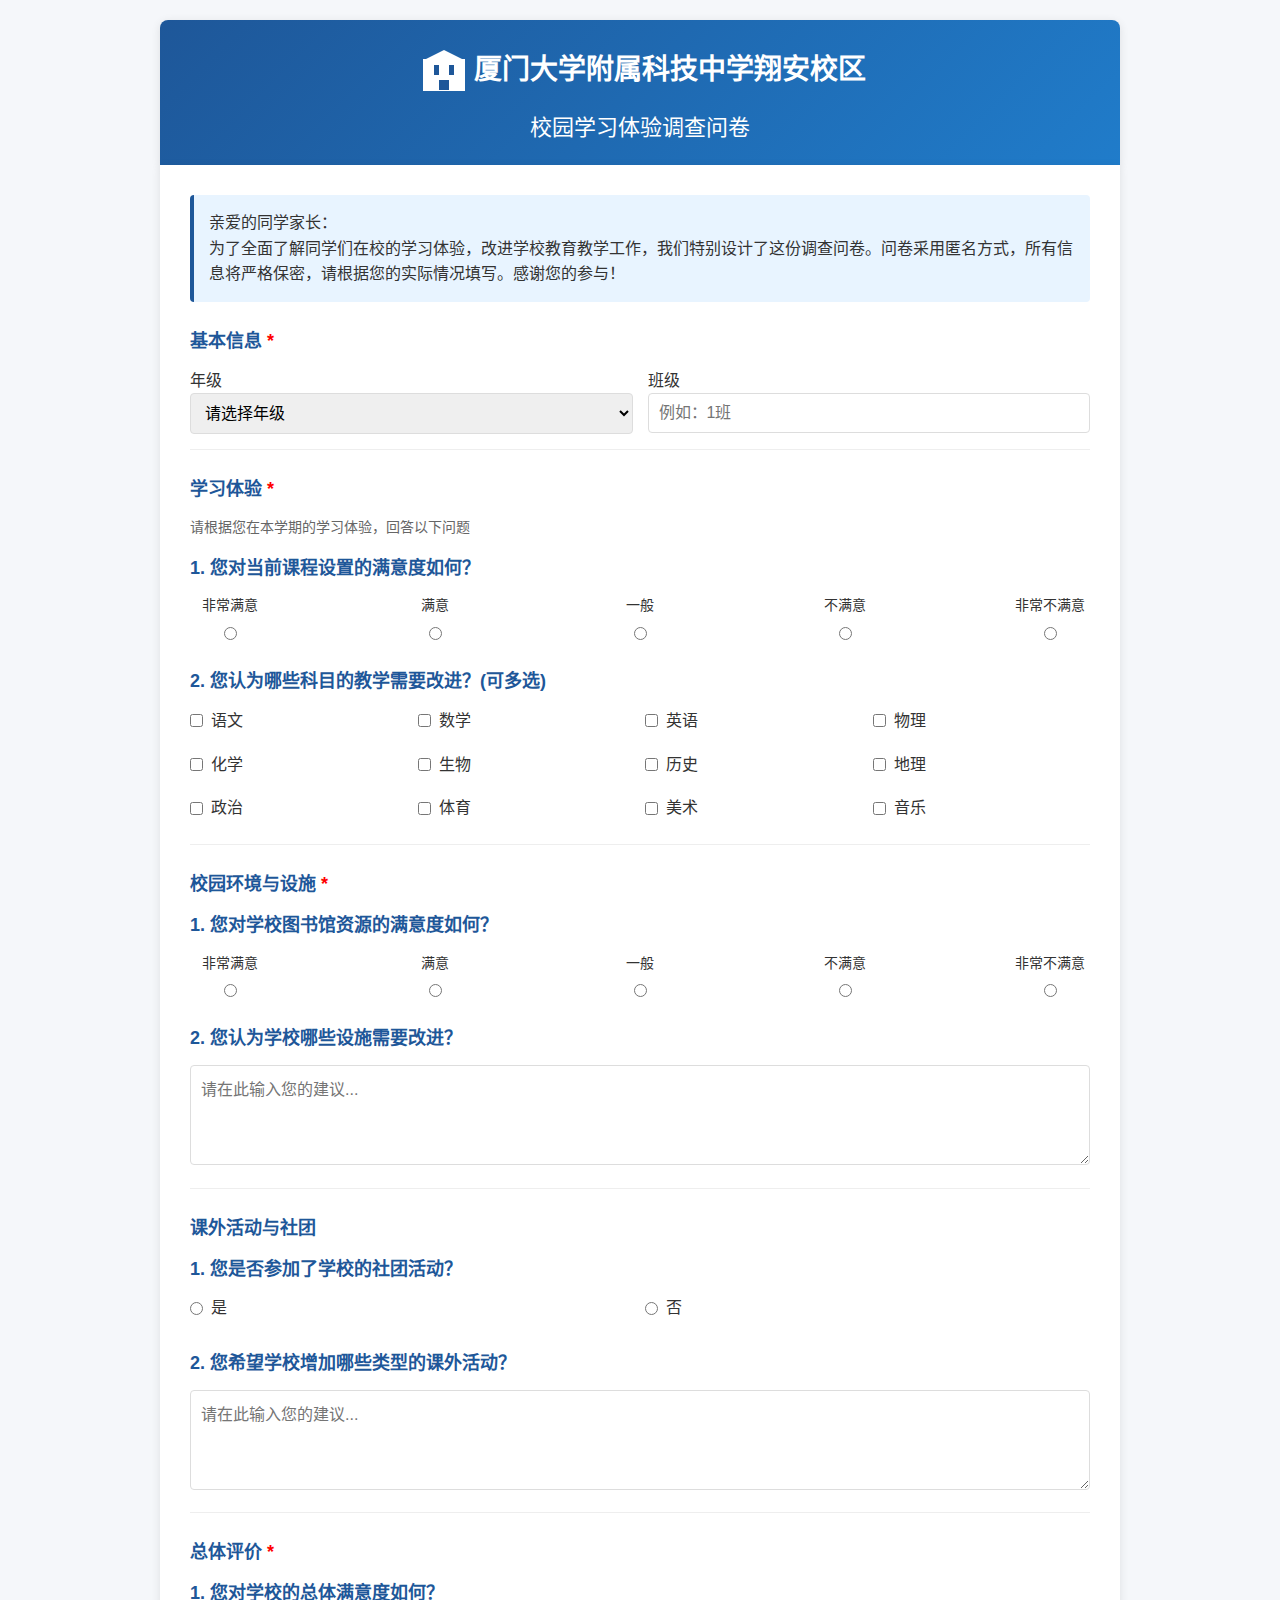
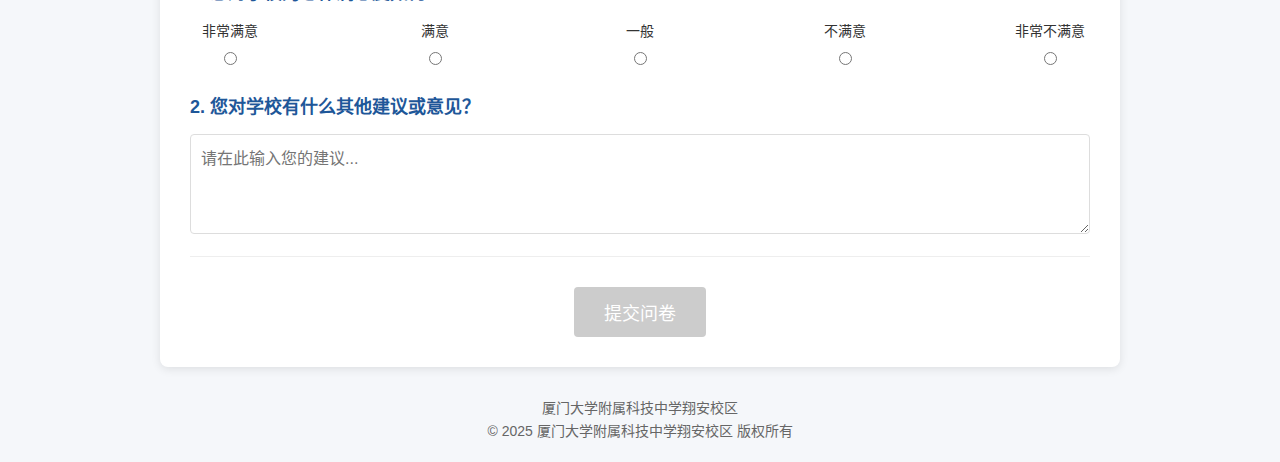
<file: index.html>
<!DOCTYPE html>
<html lang="zh-CN">
<head>
    <meta charset="UTF-8">
    <meta name="viewport" content="width=device-width, initial-scale=1.0">
    <title>厦门大学附属科技中学翔安校区问卷调查</title>
    <link rel="stylesheet" href="quest.css">
    <link rel="stylesheet" href="mobile.css">
</head>
<body>
    <div class="container">
        <header>
            <div class="school-logo">
                <svg width="60" height="60" viewBox="0 0 60 60" xmlns="http://www.w3.org/2000/svg">
                    <rect x="10" y="20" width="40" height="30" fill="#ffffff" stroke="#ffffff" stroke-width="2"/>
                    <polygon points="30,10 50,20 10,20" fill="#ffffff"/>
                    <rect x="20" y="25" width="5" height="10" fill="#1e5799"/>
                    <rect x="35" y="25" width="5" height="10" fill="#1e5799"/>
                    <rect x="25" y="40" width="10" height="10" fill="#1e5799"/>
                </svg>
                <div class="school-name">厦门大学附属科技中学翔安校区</div>
            </div>
            <h1 class="page-title">校园学习体验调查问卷</h1>
        </header>
        
        <div class="survey-container">
            <div class="intro-text">
                <p>亲爱的同学家长：</p>
                <p>为了全面了解同学们在校的学习体验，改进学校教育教学工作，我们特别设计了这份调查问卷。问卷采用匿名方式，所有信息将严格保密，请根据您的实际情况填写。感谢您的参与！</p>
            </div>
            
            <form id="survey-form">
                <!-- 基本信息 -->
                <div class="form-group">
                    <h2 class="question-title required">基本信息</h2>
                    
                    <div style="display: grid; grid-template-columns: 1fr 1fr; gap: 15px;">
                        <div>
                            <label for="grade">年级</label>
                            <select id="grade" name="grade" required>
                                <option value="">请选择年级</option>
                                <option value="初一">初一</option>
                                <option value="初二">初二</option>
                                <option value="初三">初三</option>
                                <option value="高一">高一</option>
                                <option value="高二">高二</option>
                                <option value="高三">高三</option>
                            </select>
                            <div class="error-message" id="grade-error">请选择年级</div>
                        </div>
                        
                        <div>
                            <label for="class">班级</label>
                            <input type="text" id="class" name="class" placeholder="例如：1班" required>
                            <div class="error-message" id="class-error">请输入班级</div>
                        </div>
                    </div>
                </div>
                
                <!-- 学习体验 -->
                <div class="form-group">
                    <h2 class="question-title required">学习体验</h2>
                    <p class="question-description">请根据您在本学期的学习体验，回答以下问题</p>
                    
                    <div class="question-item">
                        <p class="question-title">1. 您对当前课程设置的满意度如何？</p>
                        <div class="rating-container">
                            <div class="rating-item">
                                <label for="course-very-satisfied">非常满意</label>
                                <input type="radio" id="course-very-satisfied" name="course-satisfaction" value="非常满意" required>
                            </div>
                            <div class="rating-item">
                                <label for="course-satisfied">满意</label>
                                <input type="radio" id="course-satisfied" name="course-satisfaction" value="满意">
                            </div>
                            <div class="rating-item">
                                <label for="course-neutral">一般</label>
                                <input type="radio" id="course-neutral" name="course-satisfaction" value="一般">
                            </div>
                            <div class="rating-item">
                                <label for="course-unsatisfied">不满意</label>
                                <input type="radio" id="course-unsatisfied" name="course-satisfaction" value="不满意">
                            </div>
                            <div class="rating-item">
                                <label for="course-very-unsatisfied">非常不满意</label>
                                <input type="radio" id="course-very-unsatisfied" name="course-satisfaction" value="非常不满意">
                            </div>
                        </div>
                        <div class="error-message" id="course-satisfaction-error">请选择课程满意度</div>
                    </div>
                    
                    <div class="question-item" style="margin-top: 20px;">
                        <p class="question-title">2. 您认为哪些科目的教学需要改进？(可多选)</p>
                        <div class="options-container">
                            <div class="option-item">
                                <label><input type="checkbox" name="improve-subjects" value="语文"> 语文</label>
                            </div>
                            <div class="option-item">
                                <label><input type="checkbox" name="improve-subjects" value="数学"> 数学</label>
                            </div>
                            <div class="option-item">
                                <label><input type="checkbox" name="improve-subjects" value="英语"> 英语</label>
                            </div>
                            <div class="option-item">
                                <label><input type="checkbox" name="improve-subjects" value="物理"> 物理</label>
                            </div>
                            <div class="option-item">
                                <label><input type="checkbox" name="improve-subjects" value="化学"> 化学</label>
                            </div>
                            <div class="option-item">
                                <label><input type="checkbox" name="improve-subjects" value="生物"> 生物</label>
                            </div>
                            <div class="option-item">
                                <label><input type="checkbox" name="improve-subjects" value="历史"> 历史</label>
                            </div>
                            <div class="option-item">
                                <label><input type="checkbox" name="improve-subjects" value="地理"> 地理</label>
                            </div>
                            <div class="option-item">
                                <label><input type="checkbox" name="improve-subjects" value="政治"> 政治</label>
                            </div>
                            <div class="option-item">
                                <label><input type="checkbox" name="improve-subjects" value="体育"> 体育</label>
                            </div>
                            <div class="option-item">
                                <label><input type="checkbox" name="improve-subjects" value="美术"> 美术</label>
                            </div>
                            <div class="option-item">
                                <label><input type="checkbox" name="improve-subjects" value="音乐"> 音乐</label>
                            </div>
                        </div>
                    </div>
                </div>
                
                <!-- 校园环境 -->
                <div class="form-group">
                    <h2 class="question-title required">校园环境与设施</h2>
                    
                    <div class="question-item">
                        <p class="question-title">1. 您对学校图书馆资源的满意度如何？</p>
                        <div class="rating-container">
                            <div class="rating-item">
                                <label for="library-very-satisfied">非常满意</label>
                                <input type="radio" id="library-very-satisfied" name="library-satisfaction" value="非常满意" required>
                            </div>
                            <div class="rating-item">
                                <label for="library-satisfied">满意</label>
                                <input type="radio" id="library-satisfied" name="library-satisfaction" value="满意">
                            </div>
                            <div class="rating-item">
                                <label for="library-neutral">一般</label>
                                <input type="radio" id="library-neutral" name="library-satisfaction" value="一般">
                            </div>
                            <div class="rating-item">
                                <label for="library-unsatisfied">不满意</label>
                                <input type="radio" id="library-unsatisfied" name="library-satisfaction" value="不满意">
                            </div>
                            <div class="rating-item">
                                <label for="library-very-unsatisfied">非常不满意</label>
                                <input type="radio" id="library-very-unsatisfied" name="library-satisfaction" value="非常不满意">
                            </div>
                        </div>
                        <div class="error-message" id="library-satisfaction-error">请选择图书馆满意度</div>
                    </div>
                    
                    <div class="question-item" style="margin-top: 20px;">
                        <p class="question-title">2. 您认为学校哪些设施需要改进？</p>
                        <textarea name="facility-improvement" placeholder="请在此输入您的建议..."></textarea>
                    </div>
                </div>
                
                <!-- 课外活动 -->
                <div class="form-group">
                    <h2 class="question-title">课外活动与社团</h2>
                    
                    <div class="question-item">
                        <p class="question-title">1. 您是否参加了学校的社团活动？</p>
                        <div class="options-container">
                            <div class="option-item">
                                <label><input type="radio" name="club-participation" value="是" required> 是</label>
                            </div>
                            <div class="option-item">
                                <label><input type="radio" name="club-participation" value="否"> 否</label>
                            </div>
                        </div>
                        <div class="error-message" id="club-participation-error">请选择是否参加社团活动</div>
                    </div>
                    
                    <div class="question-item" style="margin-top: 20px;">
                        <p class="question-title">2. 您希望学校增加哪些类型的课外活动？</p>
                        <textarea name="activity-suggestions" placeholder="请在此输入您的建议..."></textarea>
                    </div>
                </div>
                
                <!-- 总体评价 -->
                <div class="form-group">
                    <h2 class="question-title required">总体评价</h2>
                    
                    <div class="question-item">
                        <p class="question-title">1. 您对学校的总体满意度如何？</p>
                        <div class="rating-container">
                            <div class="rating-item">
                                <label for="overall-very-satisfied">非常满意</label>
                                <input type="radio" id="overall-very-satisfied" name="overall-satisfaction" value="非常满意" required>
                            </div>
                            <div class="rating-item">
                                <label for="overall-satisfied">满意</label>
                                <input type="radio" id="overall-satisfied" name="overall-satisfaction" value="满意">
                            </div>
                            <div class="rating-item">
                                <label for="overall-neutral">一般</label>
                                <input type="radio" id="overall-neutral" name="overall-satisfaction" value="一般">
                            </div>
                            <div class="rating-item">
                                <label for="overall-unsatisfied">不满意</label>
                                <input type="radio" id="overall-unsatisfied" name="overall-satisfaction" value="不满意">
                            </div>
                            <div class="rating-item">
                                <label for="overall-very-unsatisfied">非常不满意</label>
                                <input type="radio" id="overall-very-unsatisfied" name="overall-satisfaction" value="非常不满意">
                            </div>
                        </div>
                        <div class="error-message" id="overall-satisfaction-error">请选择总体满意度</div>
                    </div>
                    
                    <div class="question-item" style="margin-top: 20px;">
                        <p class="question-title">2. 您对学校有什么其他建议或意见？</p>
                        <textarea name="other-suggestions" placeholder="请在此输入您的建议..."></textarea>
                    </div>
                </div>
                
                <div class="submit-container">
                    <button type="submit" class="submit-btn" id="submit-btn" disabled>提交问卷</button>
                </div>
            </form>
        </div>
        
        <footer>
            <p>厦门大学附属科技中学翔安校区</p>
            <p>© 2025 厦门大学附属科技中学翔安校区 版权所有</p>
        </footer>
    </div>

    <script src = "quest.js"></script>
</body>
</html>
</file>
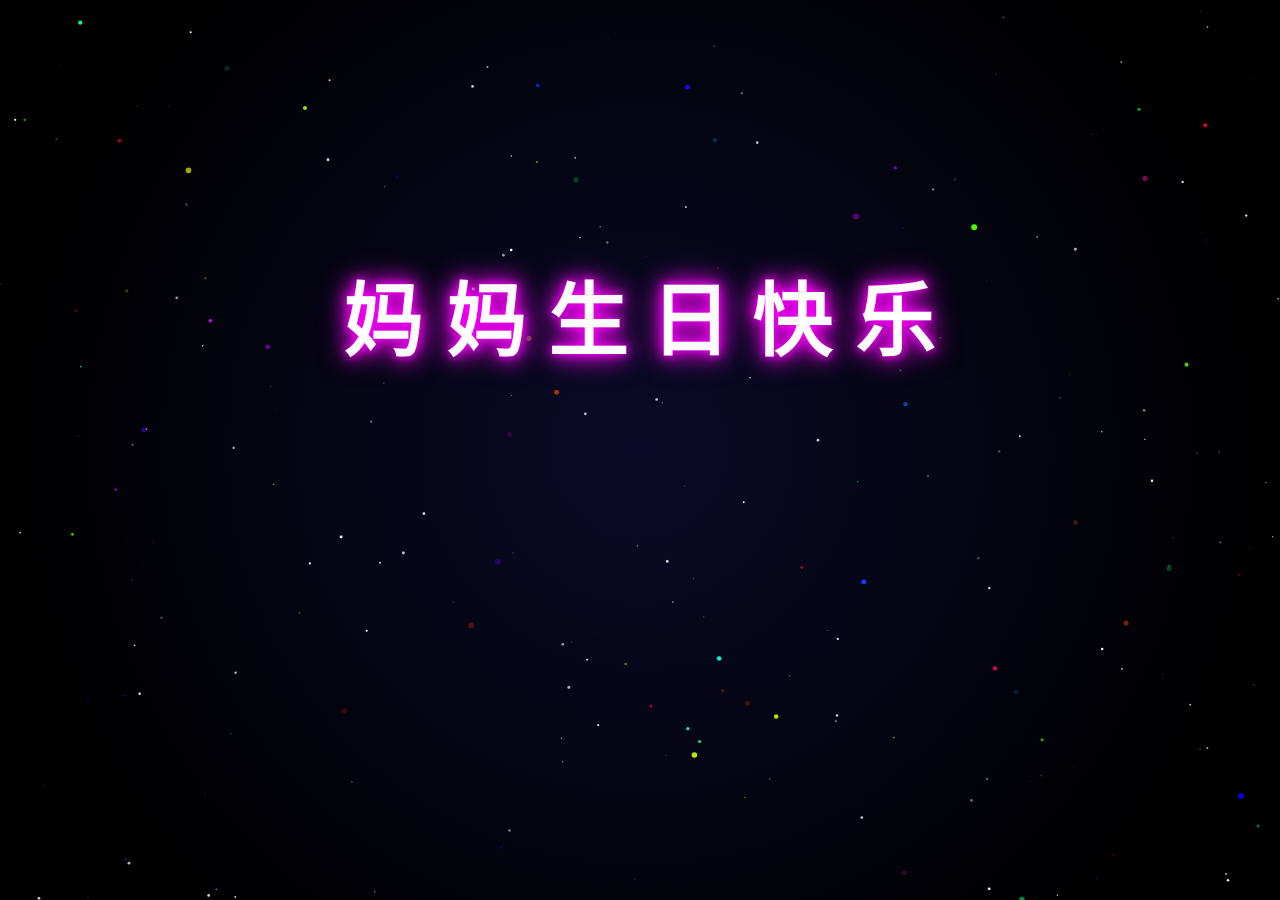
<file: success.html>
<!DOCTYPE html>
<html lang="zh-CN">
<head>
    <meta charset="UTF-8">
    <meta name="viewport" content="width=device-width, initial-scale=1.0">
    <title>生日快乐！</title>
    <link rel="stylesheet" href="success.css">
    <link rel="stylesheet" href="mobile.css">
</head>
<body>
    <canvas id="birthdayCanvas"></canvas>
    <div class="container">
        <h1>
            <span>妈</span>
            <span>妈</span>
            <span>生</span>
            <span>日</span>
            <span>快</span>
            <span>乐</span>
        </h1>
        <p class="message">在这个特别的日子里，我想对您说一声：生日快乐！感谢您这些年来无私的付出和无尽的爱。您就像一盏明灯，照亮我前行的道路；您就像一棵大树，为我遮风挡雨。
            
        还记得小时候，您总是耐心地教我走路、说话，陪伴我度过每一个成长的瞬间。您的手温暖而有力，您的笑容温柔而灿烂。即使在我犯错时，您也总是用理解和宽容来引导我，而不是严厉的责备。
        
        如今，岁月已在您的鬓角留下痕迹，但您在我心中永远是最美丽的妈妈。您的智慧、坚强和善良一直是我学习的榜样。
        
        妈妈，谢谢您为我付出的一切。您的爱如春雨般细腻，如阳光般温暖。今天，在您生日这个特别的日子里，我衷心祝愿您：
        
        愿您身体健康，笑容常驻；愿您心情愉快，无忧无虑；愿您的每一天都充满阳光和快乐！
        
        无论我身在何处，您永远是我最牵挂的人。我会永远爱您，珍惜您，就像您一直珍惜我那样。</p>
    </div>

    <script src="success.js"></script>
</body>
</html>
</file>
<file: quest.css>
* {
    margin: 0;
    padding: 0;
    box-sizing: border-box;
    font-family: 'Microsoft YaHei', Arial, sans-serif;
}

body {
    background-color: #f5f7fa;
    color: #333;
    line-height: 1.6;
}

.container {
    max-width: 1000px;
    margin: 0 auto;
    padding: 20px;
}

header {
    background: linear-gradient(135deg, #1e5799 0%, #207cca 100%);
    color: white;
    padding: 20px 0;
    text-align: center;
    border-radius: 8px 8px 0 0;
    box-shadow: 0 2px 10px rgba(0,0,0,0.1);
}

.school-logo {
    display: flex;
    align-items: center;
    justify-content: center;
    margin-bottom: 10px;
}

.school-logo img {
    height: 60px;
    margin-right: 15px;
}

.school-name {
    font-size: 28px;
    font-weight: bold;
}

.page-title {
    font-size: 22px;
    margin-top: 10px;
    font-weight: normal;
}

.survey-container {
    background: white;
    padding: 30px;
    border-radius: 0 0 8px 8px;
    box-shadow: 0 2px 10px rgba(0,0,0,0.1);
}

.intro-text {
    margin-bottom: 25px;
    padding: 15px;
    background: #e8f4ff;
    border-left: 4px solid #1e5799;
    border-radius: 4px;
}

.form-group {
    margin-bottom: 25px;
    padding-bottom: 15px;
    border-bottom: 1px solid #eee;
}

.form-group:last-child {
    border-bottom: none;
}

.question-title {
    font-size: 18px;
    margin-bottom: 12px;
    color: #1e5799;
    font-weight: bold;
}

.question-description {
    font-size: 14px;
    color: #666;
    margin-bottom: 15px;
}

.options-container {
    display: flex;
    flex-wrap: wrap;
    gap: 10px;
}

.option-item {
    flex: 1 0 200px;
    margin-bottom: 8px;
}

.option-item label {
    display: flex;
    align-items: center;
    cursor: pointer;
}

.option-item input {
    margin-right: 8px;
}

input[type="text"], input[type="email"], textarea, select {
    width: 100%;
    padding: 10px;
    border: 1px solid #ddd;
    border-radius: 4px;
    font-size: 16px;
}

textarea {
    min-height: 100px;
    resize: vertical;
}

.rating-container {
    display: flex;
    justify-content: space-between;
    margin-top: 10px;
}

.rating-item {
    text-align: center;
    flex: 1;
    max-width: 80px;
}

.rating-item label {
    display: block;
    margin-bottom: 5px;
    font-size: 14px;
}

.required::after {
    content: " *";
    color: red;
}

.error-message {
    color: red;
    font-size: 14px;
    margin-top: 5px;
    display: none;
}

.submit-container {
    text-align: center;
    margin-top: 30px;
}

.submit-btn {
    background: #1e5799;
    color: white;
    border: none;
    padding: 12px 30px;
    font-size: 18px;
    border-radius: 4px;
    cursor: pointer;
    transition: background 0.3s;
}

.submit-btn:hover {
    background: #16457a;
}

.submit-btn:disabled {
    background: #cccccc;
    cursor: not-allowed;
}

footer {
    text-align: center;
    margin-top: 30px;
    color: #666;
    font-size: 14px;
}

@media (max-width: 768px) {
    .options-container {
        flex-direction: column;
    }
    
    .option-item {
        flex: 1 0 100%;
    }
    
    .rating-container {
        flex-wrap: wrap;
    }
    
    .rating-item {
        flex: 1 0 30%;
        margin-bottom: 10px;
    }
}
</file>
<file: mobile.css>
/* 移动端优化样式 */
@media (max-width: 768px) {
    * {
        -webkit-tap-highlight-color: transparent;
    }
    
    body {
        font-size: 16px; /* 防止iOS缩放 */
        line-height: 1.5;
    }
    
    .container {
        padding: 10px;
        max-width: 100%;
    }
    
    header {
        padding: 15px 0;
        border-radius: 0;
    }
    
    .school-logo {
        flex-direction: column;
        text-align: center;
    }
    
    .school-logo img {
        height: 50px;
        margin-right: 0;
        margin-bottom: 10px;
    }
    
    .school-name {
        font-size: 20px;
    }
    
    .page-title {
        font-size: 18px;
        margin-top: 5px;
    }
    
    .survey-container {
        padding: 20px 15px;
        border-radius: 0;
    }
    
    .intro-text {
        padding: 12px;
        font-size: 14px;
    }
    
    .form-group {
        margin-bottom: 20px;
        padding-bottom: 15px;
    }
    
    .question-title {
        font-size: 16px;
        margin-bottom: 10px;
    }
    
    .question-description {
        font-size: 14px;
        margin-bottom: 12px;
    }
    
    .options-container {
        flex-direction: column;
        gap: 8px;
    }
    
    .option-item {
        flex: 1 0 100%;
        margin-bottom: 5px;
    }
    
    .option-item label {
        padding: 8px 0;
        font-size: 15px;
    }
    
    input[type="text"], 
    input[type="email"], 
    textarea, 
    select {
        padding: 12px;
        font-size: 16px; /* 防止iOS缩放 */
        border: 1px solid #ccc;
        border-radius: 4px;
    }
    
    textarea {
        min-height: 120px;
    }
    
    .rating-container {
        flex-wrap: wrap;
        gap: 10px;
    }
    
    .rating-item {
        flex: 0 0 48%;
        max-width: none;
        margin-bottom: 8px;
    }
    
    .rating-item label {
        font-size: 14px;
        margin-bottom: 5px;
    }
    
    input[type="radio"],
    input[type="checkbox"] {
        width: 18px;
        height: 18px;
        margin-right: 8px;
    }
    
    .submit-btn {
        width: 100%;
        padding: 15px;
        font-size: 18px;
        border-radius: 8px;
    }
    
    footer {
        margin-top: 20px;
        font-size: 12px;
        padding: 0 10px;
    }
    
    /* 针对iOS设备的优化 */
    @supports (-webkit-touch-callout: none) {
        input, textarea, select {
            font-size: 16px; /* 防止iOS缩放 */
        }
    }
    
    /* 针对Android设备的优化 */
    @supports not (-webkit-touch-callout: none) {
        input, textarea, select {
            font-size: 16px;
        }
    }
}

/* 超小屏幕设备优化 */
@media (max-width: 480px) {
    .container {
        padding: 5px;
    }
    
    .survey-container {
        padding: 15px 10px;
    }
    
    .school-name {
        font-size: 18px;
    }
    
    .page-title {
        font-size: 16px;
    }
    
    .intro-text {
        padding: 10px;
        font-size: 13px;
    }
    
    .question-title {
        font-size: 15px;
    }
    
    .rating-item {
        flex: 0 0 100%;
    }
    
    .rating-container {
        gap: 5px;
    }
    
    .rating-item label {
        font-size: 13px;
    }
    
    .option-item label {
        font-size: 14px;
    }
    
    .submit-btn {
        padding: 14px;
        font-size: 16px;
    }
}

/* 横屏模式优化 */
@media (max-width: 768px) and (orientation: landscape) {
    .container {
        padding: 5px;
    }
    
    .survey-container {
        padding: 15px;
    }
    
    .options-container {
        flex-direction: row;
        flex-wrap: wrap;
    }
    
    .option-item {
        flex: 1 0 45%;
    }
}

/* 高分辨率屏幕优化 */
@media (min-width: 769px) and (max-width: 1024px) {
    .container {
        max-width: 90%;
    }
    
    .options-container {
        gap: 15px;
    }
    
    .option-item {
        flex: 1 0 30%;
    }
}

/* 防止长按出现菜单 */
.option-item label,
.rating-item label {
    -webkit-touch-callout: none;
    -webkit-user-select: none;
    -khtml-user-select: none;
    -moz-user-select: none;
    -ms-user-select: none;
    user-select: none;
}

/* 增强触摸体验 */
button, 
input[type="radio"], 
input[type="checkbox"], 
.option-item label {
    cursor: pointer;
}

/* 移动端滚动优化 */
html {
    -webkit-overflow-scrolling: touch;
}

body {
    overflow-x: hidden;
}
</file>
<file: success.css>
* {
    margin: 0;
    padding: 0;
    box-sizing: border-box;
}

body {
    overflow: hidden;
    background: #000;
    font-family: 'Arial', sans-serif;
    height: 100vh;
    display: flex;
    justify-content: center;
    align-items: center;
    color: white;
}

#birthdayCanvas {
    position: absolute;
    top: 0;
    left: 0;
    width: 100%;
    height: 100%;
    z-index: 1;
}

.container {
    position: relative;
    z-index: 10;
    text-align: center;
    padding: 20px;
}

h1 {
    font-size: 5rem;
    margin-bottom: 20px;
    text-shadow: 0 0 10px #ff00ff, 0 0 20px #ff00ff, 0 0 30px #ff00ff;
    animation: glow 2s infinite alternate, float 3s ease-in-out infinite;
    transform-style: preserve-3d;
    perspective: 1000px;
}

h1 span {
    display: inline-block;
    animation: rotate3d 8s infinite linear;
}

.message {
    font-size: 1.5rem;
    margin-top: 30px;
    opacity: 0;
    animation: fadeIn 2s forwards 2s;
}

@keyframes glow {
    0% { text-shadow: 0 0 10px #ff00ff, 0 0 20px #ff00ff, 0 0 30px #ff00ff; }
    100% { text-shadow: 0 0 20px #00ffff, 0 0 30px #00ffff, 0 0 40px #00ffff; }
}

@keyframes float {
    0%, 100% { transform: translateY(0); }
    50% { transform: translateY(-20px); }
}

@keyframes rotate3d {
    0% { transform: rotateY(0) rotateX(10deg); }
    100% { transform: rotateY(360deg) rotateX(10deg); }
}

@keyframes fadeIn {
    from { opacity: 0; transform: translateY(20px); }
    to { opacity: 1; transform: translateY(0); }
}

.firework {
    position: absolute;
    width: 5px;
    height: 5px;
    border-radius: 50%;
    box-shadow: 0 0 10px #fff;
    z-index: 2;
}
</file>
